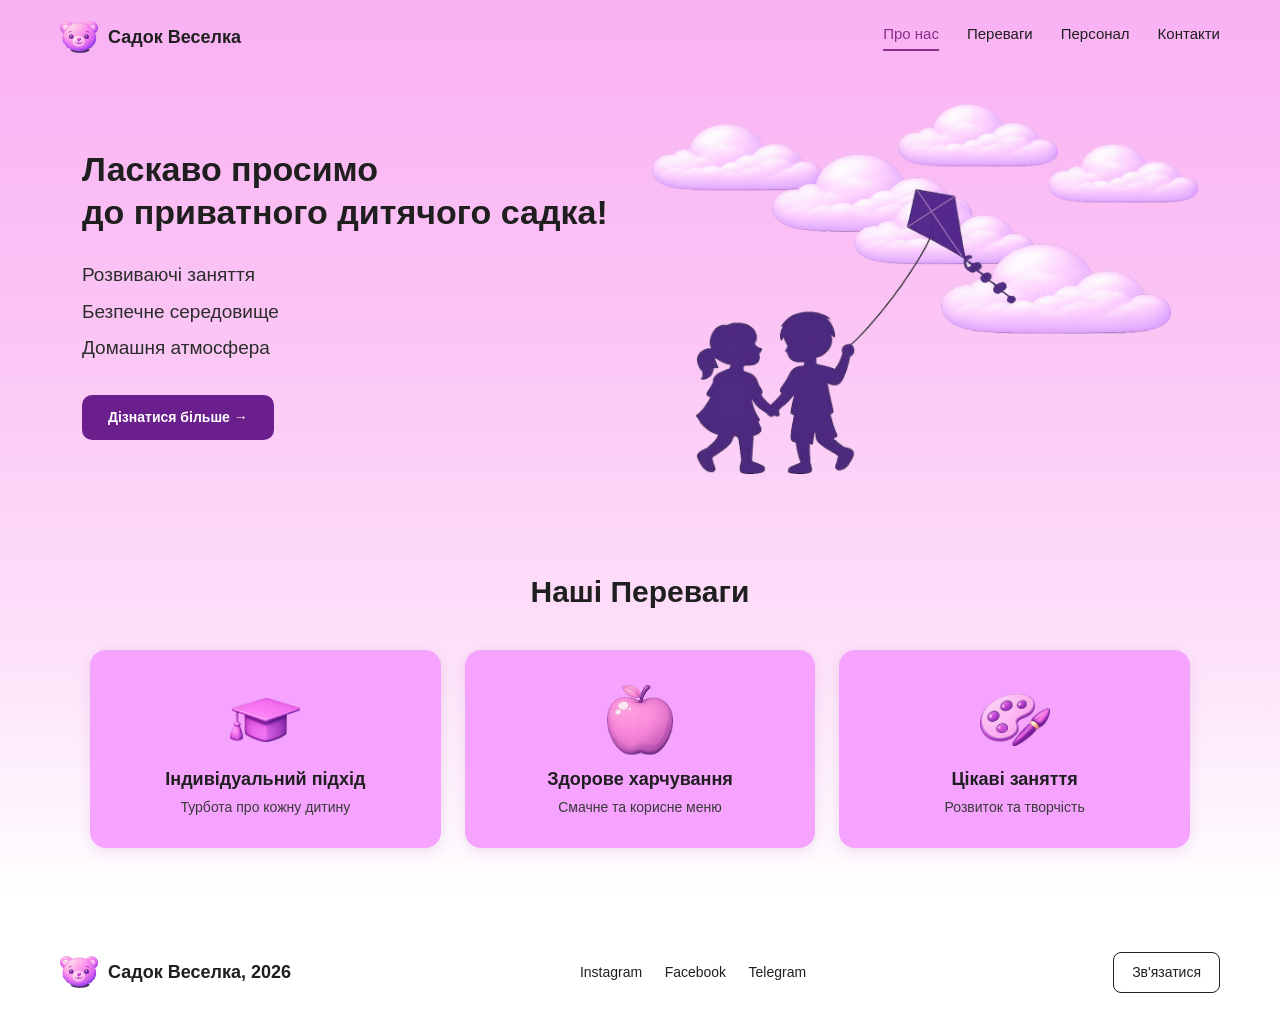
<file: index.html>
<!DOCTYPE html>
<html lang="uk">
<head>
    <meta charset="UTF-8">
    <meta name="viewport" content="width=device-width, initial-scale=1.0">
    <meta name="description" content="Приватний дитячий садок Веселка. Розвиваючі заняття, безпечне середовище та домашня атмосфера для вашої дитини.">
    <title>Садок Веселка — Про нас</title>
    <link href="style/bootstrap.min.css" rel="stylesheet">
    <link rel="stylesheet" href="style/style.css">
    <link rel="icon" type="image/png" sizes="32x32" href="img/bear.png">
</head>
<body class="d-flex flex-column min-vh-100">

    <nav>
        <div class="logo">
            <img class="logo-icon" src="img/bear.png" alt="Логотип Садок Веселка">
            <span class="logo-text">Садок Веселка</span>
        </div>
        <button class="nav-toggle" id="navToggle" aria-label="Відкрити меню">
            <span></span><span></span><span></span>
        </button>
        <div class="nav-links" id="navLinks">
            <a href="index.html" class="active">Про нас</a>
            <a href="index.html#perevagy">Переваги</a>
            <a href="personal.html">Персонал</a>
            <a href="contacty.html">Контакти</a>
        </div>
    </nav>
    <main class="flex-grow-1">
        <div class="container-fluid hero-section">
            <div class="container">
                <div class="row align-items-center">
                    <div class="col-lg-6 hero-text">
                        <h1>Ласкаво просимо<br>до приватного дитячого садка!</h1>
                        <ul class="hero-list">
                            <li>Розвиваючі заняття</li>
                            <li>Безпечне середовище</li>
                            <li>Домашня атмосфера</li>
                        </ul>
                        <a href="index.html#perevagy" class="btn-main">Дізнатися більше →</a>
                    </div>
                    <div class="col-lg-6 hero-image">
                        <div class="hero-illustration">
                            <img class="hero-cloud c1" src="img/cloud.png" alt="">
                            <img class="hero-cloud c2" src="img/cloud.png" alt="">
                            <img class="hero-cloud c3" src="img/cloud.png" alt="">
                            <img class="hero-cloud c4" src="img/cloud.png" alt="">
                            <img class="hero-cloud c5" src="img/cloud.png" alt="">
                            <img class="hero-cloud c6" src="img/cloud.png" alt="">
                            <img class="hero-kids" src="img/kids.png" alt="Діти з повітряним змієм">
                        </div>
                    </div>
                </div>
            </div>
        </div>
        <div class="container advantages-section" id="perevagy">
            <h2 class="section-title">Наші Переваги</h2>
            <div class="row g-4">
                <div class="col-12 col-lg-4">
                    <div class="advantage-card">
                        <img class="advantage-icon" src="img/graduation.png" alt="">
                        <h3>Індивідуальний підхід</h3>
                        <p>Турбота про кожну дитину</p>
                    </div>
                </div>
                <div class="col-12 col-lg-4">
                    <div class="advantage-card">
                        <img class="advantage-icon" src="img/apple.png" alt="">
                        <h3>Здорове харчування</h3>
                        <p>Смачне та корисне меню</p>
                    </div>
                </div>
                <div class="col-12 col-lg-4">
                    <div class="advantage-card">
                        <img class="advantage-icon" src="img/palette.png" alt="">
                        <h3>Цікаві заняття</h3>
                        <p>Розвиток та творчість</p>
                    </div>
                </div>
            </div>
        </div>
    </main>
    <footer>
        <div class="footer-content">
            <div class="logo">
                <img class="logo-icon" src="img/bear.png" alt="">
                <span class="logo-text">Садок Веселка, 2026</span>
            </div>
            <div class="footer-links">
                <a href="#">Instagram</a>
                <a href="#">Facebook</a>
                <a href="#">Telegram</a>
            </div>
            <a class="connection" href="contacty.html">Зв'язатися</a>
        </div>
    </footer>
    <script src="style/bootstrap.bundle.min.js"></script>
    <script>
        const toggle = document.getElementById('navToggle');
        const navLinks = document.getElementById('navLinks');
        toggle.addEventListener('click', function() {
            navLinks.classList.toggle('open');
        });
    </script>
</body>
</html>
</file>
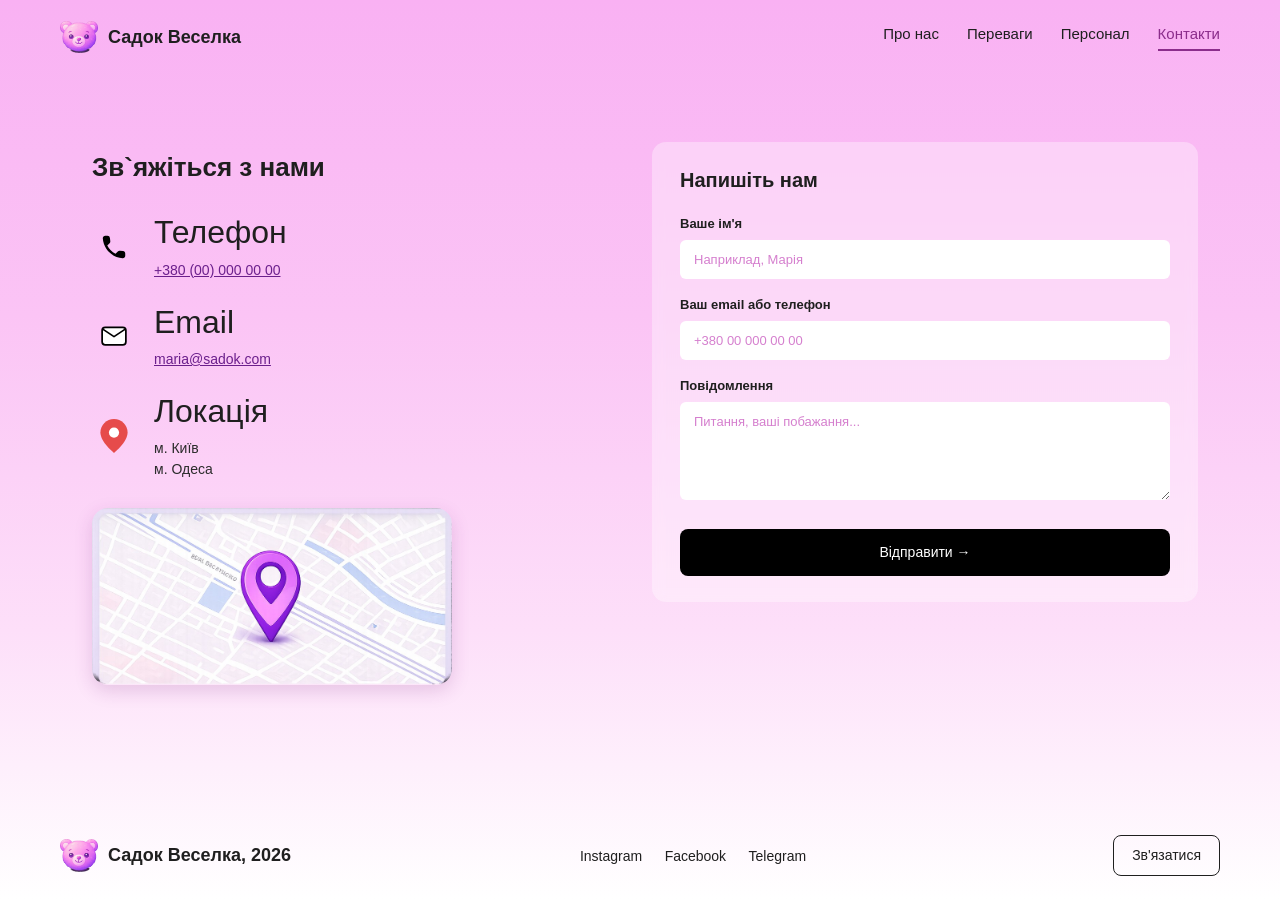
<file: contacty.html>
<!DOCTYPE html>
<html lang="uk">
<head>
    <meta charset="UTF-8">
    <meta name="viewport" content="width=device-width, initial-scale=1.0">
    <meta name="description" content="Контакти приватного дитячого садка Веселка. Зв'яжіться з нами, щоб дізнатися більше та записати дитину.">
    <title>Садок Веселка — Контакти</title>
    <link href="style/bootstrap.min.css" rel="stylesheet">
    <link rel="stylesheet" href="style/style.css">
    <link rel="icon" type="image/png" sizes="32x32" href="img/bear.png">
</head>
<body class="d-flex flex-column min-vh-100">

    <nav>
        <div class="logo">
            <img class="logo-icon" src="img/bear.png" alt="Логотип Садок Веселка">
            <span class="logo-text">Садок Веселка</span>
        </div>
        <button class="nav-toggle" id="navToggle" aria-label="Відкрити меню">
            <span></span><span></span><span></span>
        </button>
        <div class="nav-links" id="navLinks">
            <a href="index.html">Про нас</a>
            <a href="index.html#perevagy">Переваги</a>
            <a href="personal.html">Персонал</a>
            <a href="contacty.html" class="active">Контакти</a>
        </div>
    </nav>

    <main class="flex-grow-1 page-bg">
        <div class="container py-5">
            <div class="row g-4">

                <div class="col-12 col-lg-6">
                    <div class="contact-left">
                        <h1 class="contact-title">Зв`яжіться з нами</h1>

                        <div class="contact-item">
                            <div class="contact-icon">
                                <svg viewBox="0 0 24 24" fill="#000" xmlns="http://www.w3.org/2000/svg" aria-hidden="true">
                                    <path d="M19.23 15.26l-2.54-.29a1.99 1.99 0 0 0-1.64.57l-1.84 1.84a15.05 15.05 0 0 1-6.59-6.59l1.85-1.85c.43-.43.64-1.03.57-1.64l-.29-2.52a2.001 2.001 0 0 0-1.99-1.77H5.03c-1.13 0-2.07.94-2 2.07.53 8.54 7.36 15.36 15.89 15.89 1.13.07 2.07-.87 2.07-2v-1.73c.01-1.01-.76-1.86-1.76-1.98z"/>
                                </svg>
                            </div>
                            <div>
                                <h2>Телефон</h2>
                                <p><a href="tel:+380000000000">+380 (00) 000 00 00</a></p>
                            </div>
                        </div>

                        <div class="contact-item">
                            <div class="contact-icon">
                                <svg viewBox="0 0 24 24" fill="none" xmlns="http://www.w3.org/2000/svg" aria-hidden="true">
                                    <rect x="2.5" y="5" width="19" height="14" rx="2.5" fill="#ffffff" stroke="#000000" stroke-width="1.4"/>
                                    <path d="M3 6.5l9 6 9-6" stroke="#000000" stroke-width="1.4" stroke-linecap="round" stroke-linejoin="round"/>
                                </svg>
                            </div>
                            <div>
                                <h2>Email</h2>
                                <p><a href="mailto:maria@sadok.com">maria@sadok.com</a></p>
                            </div>
                        </div>

                        <div class="contact-item">
                            <div class="contact-icon pin">
                                <svg viewBox="0 0 24 30" xmlns="http://www.w3.org/2000/svg" aria-hidden="true">
                                    <path d="M12 0C5.4 0 0 5.4 0 12c0 8.4 12 18 12 18s12-9.6 12-18c0-6.6-5.4-12-12-12z" fill="#E64B4B"/>
                                    <circle cx="12" cy="12" r="4.5" fill="#fff"/>
                                </svg>
                            </div>
                            <div>
                                <h2>Локація</h2>
                                <p>м. Київ<br>м. Одеса</p>
                            </div>
                        </div>

                        <div class="map-block">
                            <img src="img/map.png" alt="Карта розташування">
                        </div>
                    </div>
                </div>

                <div class="col-12 col-lg-6">
                    <div class="contact-right">
                        <h3>Напишіть нам</h3>
                        <form id="contactForm" action="#" method="GET">
                            <div class="form-group">
                                <label for="name">Ваше ім'я</label>
                                <input type="text" id="name" name="name" placeholder="Наприклад, Марія" autocomplete="given-name" required>
                            </div>
                            <div class="form-group">
                                <label for="contact">Ваш email або телефон</label>
                                <input type="text" id="contact" name="contact" placeholder="+380 00 000 00 00" autocomplete="email" required>
                            </div>
                            <div class="form-group">
                                <label for="message">Повідомлення</label>
                                <textarea id="message" name="message" rows="4" placeholder="Питання, ваші побажання..." required></textarea>
                            </div>
                            <button type="submit" class="btn-submit">Відправити →</button>
                        </form>
                    </div>
                </div>

            </div>
        </div>
    </main>

    <footer>
        <div class="footer-content">
            <div class="logo">
                <img class="logo-icon" src="img/bear.png" alt="">
                <span class="logo-text">Садок Веселка, 2026</span>
            </div>
            <div class="footer-links">
                <a href="#">Instagram</a>
                <a href="#">Facebook</a>
                <a href="#">Telegram</a>
            </div>
            <a class="connection" href="contacty.html">Зв'язатися</a>
        </div>
    </footer>

    <script src="style/bootstrap.bundle.min.js"></script>
    <script>
        const toggle = document.getElementById('navToggle');
        const navLinks = document.getElementById('navLinks');
        toggle.addEventListener('click', function() {
            navLinks.classList.toggle('open');
        });
    </script>
    <script>
        const contactForm = document.getElementById('contactForm');
        contactForm.addEventListener('submit', function(event) {
            event.preventDefault();
            const formData = new FormData(contactForm);
            const data = Object.fromEntries(formData.entries());
            console.log('Дані форми отримано:', data);
            alert('Дякуємо, ' + data.name + '! Ваше повідомлення відправлено (подивіться в консоль).');
            contactForm.reset();
        });
    </script>
</body>
</html>
</file>
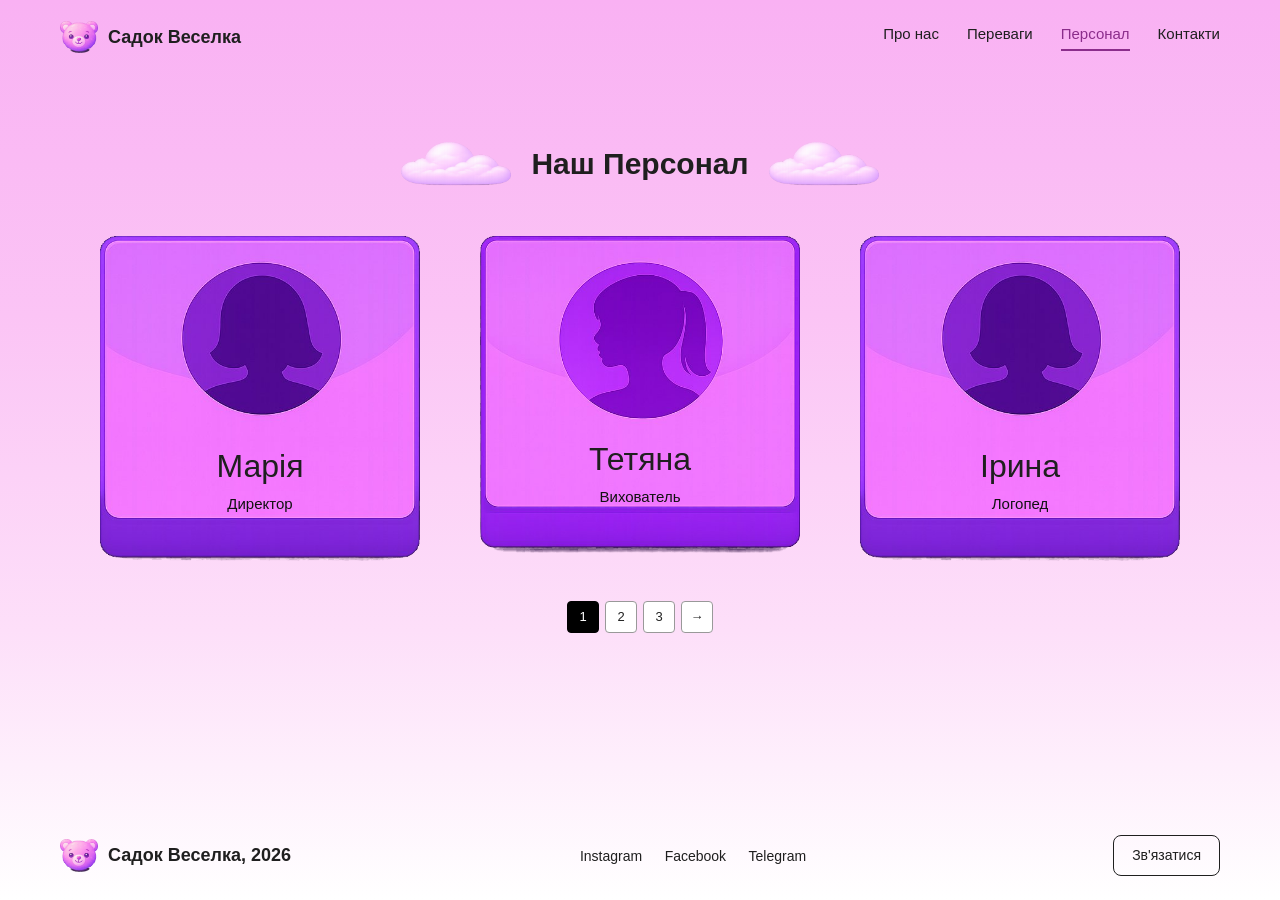
<file: personal.html>
<!DOCTYPE html>
<html lang="uk">
<head>
    <meta charset="UTF-8">
    <meta name="viewport" content="width=device-width, initial-scale=1.0">
    <meta name="description" content="Наш персонал — вихователі, методисти та психологи приватного дитячого садка Веселка.">
    <title>Садок Веселка — Персонал</title>
    <link href="style/bootstrap.min.css" rel="stylesheet">
    <link rel="stylesheet" href="style/style.css">
    <link rel="icon" type="image/png" sizes="32x32" href="img/bear.png">
</head>
<body class="d-flex flex-column min-vh-100">

    <nav>
        <div class="logo">
            <img class="logo-icon" src="img/bear.png" alt="Логотип Садок Веселка">
            <span class="logo-text">Садок Веселка</span>
        </div>
        <button class="nav-toggle" id="navToggle" aria-label="Відкрити меню">
            <span></span><span></span><span></span>
        </button>
        <div class="nav-links" id="navLinks">
            <a href="index.html">Про нас</a>
            <a href="index.html#perevagy">Переваги</a>
            <a href="personal.html" class="active">Персонал</a>
            <a href="contacty.html">Контакти</a>
        </div>
    </nav>

    <main class="flex-grow-1 page-bg">
        <div class="container py-5">
            <div class="staff-header">
                <img class="cloud-decor" src="img/cloud.png" alt="">
                <h1 class="section-title" style="margin-bottom:0;">Наш Персонал</h1>
                <img class="cloud-decor" src="img/cloud.png" alt="">
            </div>

            <div class="staff-page" id="page-1">
                <div class="row g-4 justify-content-center">
                    <div class="col-12 col-md-6 col-lg-4">
                        <div class="staff-card">
                            <img class="staff-card-bg" src="img/avatar1.png" alt="">
                            <div class="staff-info"><h2>Марія</h2><p>Директор</p></div>
                        </div>
                    </div>
                    <div class="col-12 col-md-6 col-lg-4">
                        <div class="staff-card">
                            <img class="staff-card-bg" src="img/avatar2.png" alt="">
                            <div class="staff-info"><h2>Тетяна</h2><p>Вихователь</p></div>
                        </div>
                    </div>
                    <div class="col-12 col-md-6 col-lg-4">
                        <div class="staff-card">
                            <img class="staff-card-bg" src="img/avatar1.png" alt="">
                            <div class="staff-info"><h2>Ірина</h2><p>Логопед</p></div>
                        </div>
                    </div>
                </div>
            </div>

            <div class="staff-page d-none" id="page-2">
                <div class="row g-4 justify-content-center">
                    <div class="col-12 col-md-6 col-lg-4">
                        <div class="staff-card">
                            <img class="staff-card-bg" src="img/avatar2.png" alt="">
                            <div class="staff-info"><h2>Вікторія</h2><p>Вихователь</p></div>
                        </div>
                    </div>
                    <div class="col-12 col-md-6 col-lg-4">
                        <div class="staff-card">
                            <img class="staff-card-bg" src="img/avatar2.png" alt="">
                            <div class="staff-info"><h2>Олена</h2><p>Методист</p></div>
                        </div>
                    </div>
                    <div class="col-12 col-md-6 col-lg-4">
                        <div class="staff-card">
                            <img class="staff-card-bg" src="img/avatar1.png" alt="">
                            <div class="staff-info"><h2>Анна</h2><p>Психолог</p></div>
                        </div>
                    </div>
                </div>
            </div>

            <div class="staff-page d-none" id="page-3">
                <div class="row g-4 justify-content-center">
                    <div class="col-12 col-md-6 col-lg-4">
                        <div class="staff-card">
                            <img class="staff-card-bg" src="img/avatar1.png" alt="">
                            <div class="staff-info"><h2>Наталія</h2><p>Музичний керівник</p></div>
                        </div>
                    </div>
                    <div class="col-12 col-md-6 col-lg-4">
                        <div class="staff-card">
                            <img class="staff-card-bg" src="img/avatar2.png" alt="">
                            <div class="staff-info"><h2>Юлія</h2><p>Інструктор</p></div>
                        </div>
                    </div>
                    <div class="col-12 col-md-6 col-lg-4">
                        <div class="staff-card">
                            <img class="staff-card-bg" src="img/avatar2.png" alt="">
                            <div class="staff-info"><h2>Софія</h2><p>Англійська</p></div>
                        </div>
                    </div>
                </div>
            </div>

            <div class="pagination-container">
                <button class="page-btn active" data-page="1">1</button>
                <button class="page-btn" data-page="2">2</button>
                <button class="page-btn" data-page="3">3</button>
                <button class="page-btn page-next" id="next-btn">→</button>
            </div>
        </div>
    </main>

    <footer>
        <div class="footer-content">
            <div class="logo">
                <img class="logo-icon" src="img/bear.png" alt="">
                <span class="logo-text">Садок Веселка, 2026</span>
            </div>
            <div class="footer-links">
                <a href="#">Instagram</a>
                <a href="#">Facebook</a>
                <a href="#">Telegram</a>
            </div>
            <a class="connection" href="contacty.html">Зв'язатися</a>
        </div>
    </footer>

    <script src="style/bootstrap.bundle.min.js"></script>
    <script>
        const toggle = document.getElementById('navToggle');
        const navLinks = document.getElementById('navLinks');
        toggle.addEventListener('click', function() {
            navLinks.classList.toggle('open');
        });
        const pageButtons = document.querySelectorAll('.page-btn[data-page]');
        const pages = document.querySelectorAll('.staff-page');
        const nextBtn = document.getElementById('next-btn');
        let currentPage = 1; 
        showPage(currentPage);

        function showPage(num) {
            pages.forEach(p => p.classList.add('d-none'));
            document.getElementById('page-' + num).classList.remove('d-none');
            pageButtons.forEach(b => b.classList.remove('active'));
            document.querySelector('.page-btn[data-page="' + num + '"]').classList.add('active');
            currentPage = num;
        }

        pageButtons.forEach(btn => {
            btn.addEventListener('click', () => showPage(parseInt(btn.dataset.page)));
        });

        nextBtn.addEventListener('click', () => {
            const next = currentPage < 3 ? currentPage + 1 : 1;
            showPage(next);
        });
    </script>
</body>
</html>
</file>
<file: style/style.css>
:root {
    --primary: #F9B1F3;
    --card-bg: #F6A3FF;
    --purple-dark: #6B1F8C;
    --purple-mid: #8B2D8B;
    --text-dark: #1f1f1f;
}

* {
    box-sizing: border-box;
}

html, body {
    margin: 0;
    padding: 0;
}

body {
    background: linear-gradient(180deg, #F9B1F3 0%, #FBC4F5 35%, #FDDFF9 70%, #FFFFFF 100%);
    background-attachment: fixed;
    min-height: 100vh;
    font-family: 'Segoe UI', Tahoma, Arial, sans-serif;
    color: var(--text-dark);
}

a {
    text-decoration: none;
}

img {
    display: block;
    max-width: 100%;
}

nav {
    display: flex;
    justify-content: space-between;
    align-items: center;
    padding: 18px 60px;
}

.logo {
    display: flex;
    align-items: center;
    gap: 10px;
    font-weight: 700;
    font-size: 18px;
    color: var(--text-dark);
}

.logo-icon {
    width: 38px;
    height: 38px;
    object-fit: contain;
}

.nav-toggle {
    display: none !important;
}

.nav-links {
    display: flex !important;
}

.nav-links a {
    margin-left: 28px;
    color: var(--text-dark);
    font-weight: 500;
    font-size: 15px;
    border-bottom: 2px solid transparent;
    transition: border-color 0.3s, color 0.3s;
    padding-bottom: 3px;
}

.nav-links a:hover,
.nav-links a.active {
    border-color: var(--purple-mid);
    color: var(--purple-mid);
}

.hero-section {
    padding: 40px 0 60px;
    position: relative;
}

.hero-text h1 {
    font-size: 34px;
    font-weight: 700;
    color: var(--text-dark);
    margin-bottom: 28px;
    line-height: 1.25;
}

.hero-list {
    list-style: none;
    padding: 0;
    margin: 0 0 32px 0;
}

.hero-list li {
    font-size: 19px;
    color: #2c2c2c;
    margin-bottom: 8px;
}

.btn-main {
    display: inline-block;
    background: var(--purple-dark);
    color: #fff;
    padding: 12px 26px;
    border-radius: 10px;
    font-weight: 600;
    font-size: 14px;
    transition: transform 0.3s, background 0.3s;
}

.btn-main:hover {
    transform: scale(1.05);
    background: #4B0F66;
    color: #fff;
}

.hero-illustration {
    position: relative;
    min-height: 360px;
}

.hero-cloud {
    position: absolute;
    pointer-events: none;
}

.hero-cloud.c1 { top: 10px;   left: 0%;    width: 170px; }
.hero-cloud.c2 { top: 40px;   left: 22%;   width: 200px; }
.hero-cloud.c3 { top: -10px;  left: 45%;   width: 160px; }
.hero-cloud.c4 { top: 80px;   right: 30%;  width: 180px; }
.hero-cloud.c5 { top: 130px;  right: 5%;   width: 230px; z-index: 1; }
.hero-cloud.c6 { top: 30px;   right: 0%;   width: 150px; }

.hero-kids {
    position: absolute;
    bottom: 0;
    left: 8%;
    width: 320px;
    z-index: 2;
}

.advantages-section {
    padding: 40px 20px 80px;
}

.section-title {
    text-align: center;
    font-size: 30px;
    font-weight: 700;
    color: var(--text-dark);
    margin-bottom: 40px;
}

.advantage-card {
    background: var(--card-bg);
    border-radius: 16px;
    padding: 35px 25px 30px;
    text-align: center;
    box-shadow: 0 4px 14px rgba(120, 40, 130, 0.12);
    transition: transform 0.3s, box-shadow 0.3s;
    height: 100%;
}

.advantage-card:hover {
    transform: translateY(-5px);
    box-shadow: 0 8px 20px rgba(120, 40, 130, 0.18);
}

.advantage-icon {
    width: 70px;
    height: 70px;
    margin: 0 auto 14px;
    object-fit: contain;
}

.advantage-card h3 {
    font-size: 18px;
    font-weight: 700;
    color: var(--text-dark);
    margin-bottom: 6px;
}

.advantage-card p {
    color: #3a3a3a;
    margin: 0;
    font-size: 14px;
}

.page-bg {
    padding: 20px 0 60px;
}

.staff-header {
    position: relative;
    text-align: center;
    margin-bottom: 50px;
    display: flex;
    align-items: center;
    justify-content: center;
    gap: 20px;
}

.staff-header h2 {
    margin: 0;
}

.cloud-decor {
    width: 110px;
    height: auto;
    opacity: 0.95;
}

.staff-card {
    position: relative;
    max-width: 320px;
    margin: 0 auto;
    transition: transform 0.3s;
}

.staff-card:hover {
    transform: translateY(-3px);
}

.staff-card-bg {
    display: block;
    width: 100%;
    height: auto;
}

.staff-info {
    position: absolute;
    left: 0;
    right: 0;
    bottom: 14%;
    text-align: center;
    pointer-events: none;
    padding: 0 18px;
}

.staff-info h3 {
    color: #111;
    font-weight: 800;
    font-size: 26px;
    margin: 0 0 4px 0;
    letter-spacing: 0.2px;
}

.staff-info p {
    color: #111;
    font-weight: 500;
    margin: 0;
    font-size: 15px;
}

.pagination-container {
    display: flex;
    justify-content: center;
    gap: 6px;
    margin-top: 40px;
}

.page-btn {
    width: 32px;
    height: 32px;
    border: 1px solid #999;
    background: #fff;
    color: #222;
    border-radius: 4px;
    cursor: pointer;
    font-weight: 500;
    font-size: 13px;
    transition: background 0.2s, color 0.2s;
}

.page-btn:hover {
    background: #f0f0f0;
}

.page-btn.active {
    background: #000;
    color: #fff;
    border-color: #000;
}

.contact-title {
    font-size: 26px;
    font-weight: 700;
    color: var(--text-dark);
    margin-bottom: 30px;
}

.contact-left {
    padding: 10px 10px;
}

.contact-item {
    display: flex;
    align-items: center;
    gap: 18px;
    margin-bottom: 22px;
}

.contact-icon {
    width: 44px;
    height: 44px;
    display: flex;
    align-items: center;
    justify-content: center;
    flex-shrink: 0;
    color: #000;
}

.contact-icon svg {
    width: 30px;
    height: 30px;
    display: block;
}

.contact-icon.pin svg {
    width: 28px;
    height: 34px;
}

.contact-item h4 {
    font-size: 15px;
    font-weight: 700;
    color: var(--text-dark);
    margin: 0 0 3px 0;
}

.contact-item p {
    margin: 0;
    color: #2c2c2c;
    font-size: 14px;
}

.contact-item a {
    color: var(--purple-dark);
    text-decoration: underline;
}

.map-block {
    margin-top: 28px;
    border-radius: 16px;
    overflow: hidden;
    max-width: 360px;
    box-shadow: 0 6px 18px rgba(120, 40, 130, 0.18);
}

.map-block img {
    width: 100%;
    height: auto;
    display: block;
}

.contact-right {
    background: rgba(255, 255, 255, 0.35);
    border-radius: 14px;
    padding: 26px 28px;
    backdrop-filter: blur(6px);
}

.contact-right h3 {
    font-size: 20px;
    font-weight: 700;
    color: var(--text-dark);
    margin-bottom: 22px;
}

.form-group {
    margin-bottom: 16px;
}

.form-group label {
    display: block;
    font-size: 13px;
    font-weight: 600;
    color: var(--text-dark);
    margin-bottom: 6px;
}

.form-group input,
.form-group textarea {
    width: 100%;
    padding: 10px 14px;
    border: none;
    border-radius: 6px;
    background: #fff;
    font-size: 13px;
    color: #1f1f1f;
    font-family: inherit;
}

.form-group input::placeholder,
.form-group textarea::placeholder {
    color: #d57fce;
}

.form-group textarea {
    resize: vertical;
    min-height: 90px;
}

.btn-submit {
    width: 100%;
    padding: 13px;
    background: #000;
    color: #fff;
    border: none;
    border-radius: 8px;
    font-size: 14px;
    font-weight: 500;
    cursor: pointer;
    margin-top: 6px;
    transition: background 0.3s;
}

.btn-submit:hover {
    background: #333;
}

footer {
    padding: 24px 60px;
    margin-top: auto;
}

.footer-content {
    display: flex;
    justify-content: space-between;
    align-items: center;
    flex-wrap: wrap;
    gap: 15px;
}

.footer-links a {
    margin-right: 18px;
    color: var(--text-dark);
    font-weight: 500;
    font-size: 14px;
    border-bottom: 2px solid transparent;
    transition: border-color 0.3s;
    padding-bottom: 3px;
}

.footer-links a:hover {
    border-color: var(--purple-mid);
}

.connection {
    color: var(--text-dark);
    padding: 9px 18px;
    border: 1px solid var(--text-dark);
    border-radius: 8px;
    font-weight: 500;
    font-size: 14px;
    transition: background 0.3s, color 0.3s;
}

.connection:hover {
    background: var(--text-dark);
    color: #fff;
}

@media (max-width: 991px) {
    nav {
        flex-direction: column;
        gap: 12px;
        padding: 15px 20px;
    }
    .nav-links a {
        margin-left: 8px;
        margin-right: 8px;
        font-size: 14px;
    }
    .hero-text {
        text-align: center;
    }
    .hero-text h1 {
        font-size: 26px;
    }
    .hero-list {
        text-align: center;
    }
    .btn-main {
        display: block;
        text-align: center;
        margin: 0 auto;
        width: fit-content;
    }
    .hero-illustration {
        margin-top: 30px;
        min-height: 280px;
    }
    .hero-kids {
        width: 220px;
        left: 50%;
        transform: translateX(-50%);
    }
    footer {
        padding: 20px;
    }
    .footer-content {
        flex-direction: column;
        text-align: center;
    }
    .footer-links a {
        margin: 0 8px;
    }
    .staff-header {
        gap: 10px;
    }
    .cloud-decor {
        width: 50px;
    }
    .map-block {
        max-width: 100%;
    }
}

@media (max-width: 575px) {
    nav {
        flex-direction: row;
        justify-content: space-between;
        align-items: center;
        flex-wrap: wrap;
        padding: 12px 16px;
        gap: 0;
    }

    .nav-toggle {
        display: flex !important;
        background: none;
        border: none;
        cursor: pointer;
        padding: 8px;
        min-width: 44px;
        min-height: 44px;
        align-items: center;
        justify-content: center;
        flex-direction: column;
        gap: 5px;
    }

    .nav-toggle span {
        display: block;
        width: 24px;
        height: 2px;
        background: var(--text-dark);
        border-radius: 2px;
    }

    .nav-links {
        display: none !important;
        flex-direction: column;
        width: 100%;
        padding: 12px 0 4px;
        gap: 0;
    }

    .nav-links.open {
        display: flex !important;
    }

    .nav-links a {
        margin-left: 0;
        padding: 12px 8px;
        font-size: 16px;
        border-bottom: 1px solid rgba(107,31,140,0.12);
        min-height: 48px;
    }

    .nav-links a:last-child {
        border-bottom: none;
    }

    .hero-section { padding: 20px 0 40px; }
    .hero-text h1 { font-size: 22px; }
    .hero-list li { font-size: 16px; }
    .btn-main { font-size: 15px; padding: 13px 22px; }
    .hero-illustration { min-height: 220px; }
    .hero-kids { width: 180px; }
    .cloud-decor { display: none; }

    .section-title { font-size: 22px; }
    .advantage-card { padding: 24px 18px 20px; }
    .advantage-icon { width: 54px; height: 54px; }

    .staff-card { max-width: 260px; }
    .staff-info h3 { font-size: 20px; }
    .staff-info p { font-size: 13px; }

    .contact-title { font-size: 22px; }
    .contact-right { padding: 20px 16px; }
    .map-block { max-width: 100%; }

    .form-group input,
    .form-group textarea { font-size: 16px; }

    footer { padding: 16px; }
    .footer-content { gap: 12px; }
    .footer-links { display: flex; flex-wrap: wrap; justify-content: center; }
    .footer-links a { margin: 0 6px; font-size: 13px; }
}

@media (min-width: 1200px) {
    .container {
        max-width: 1140px;
    }
}
</file>
